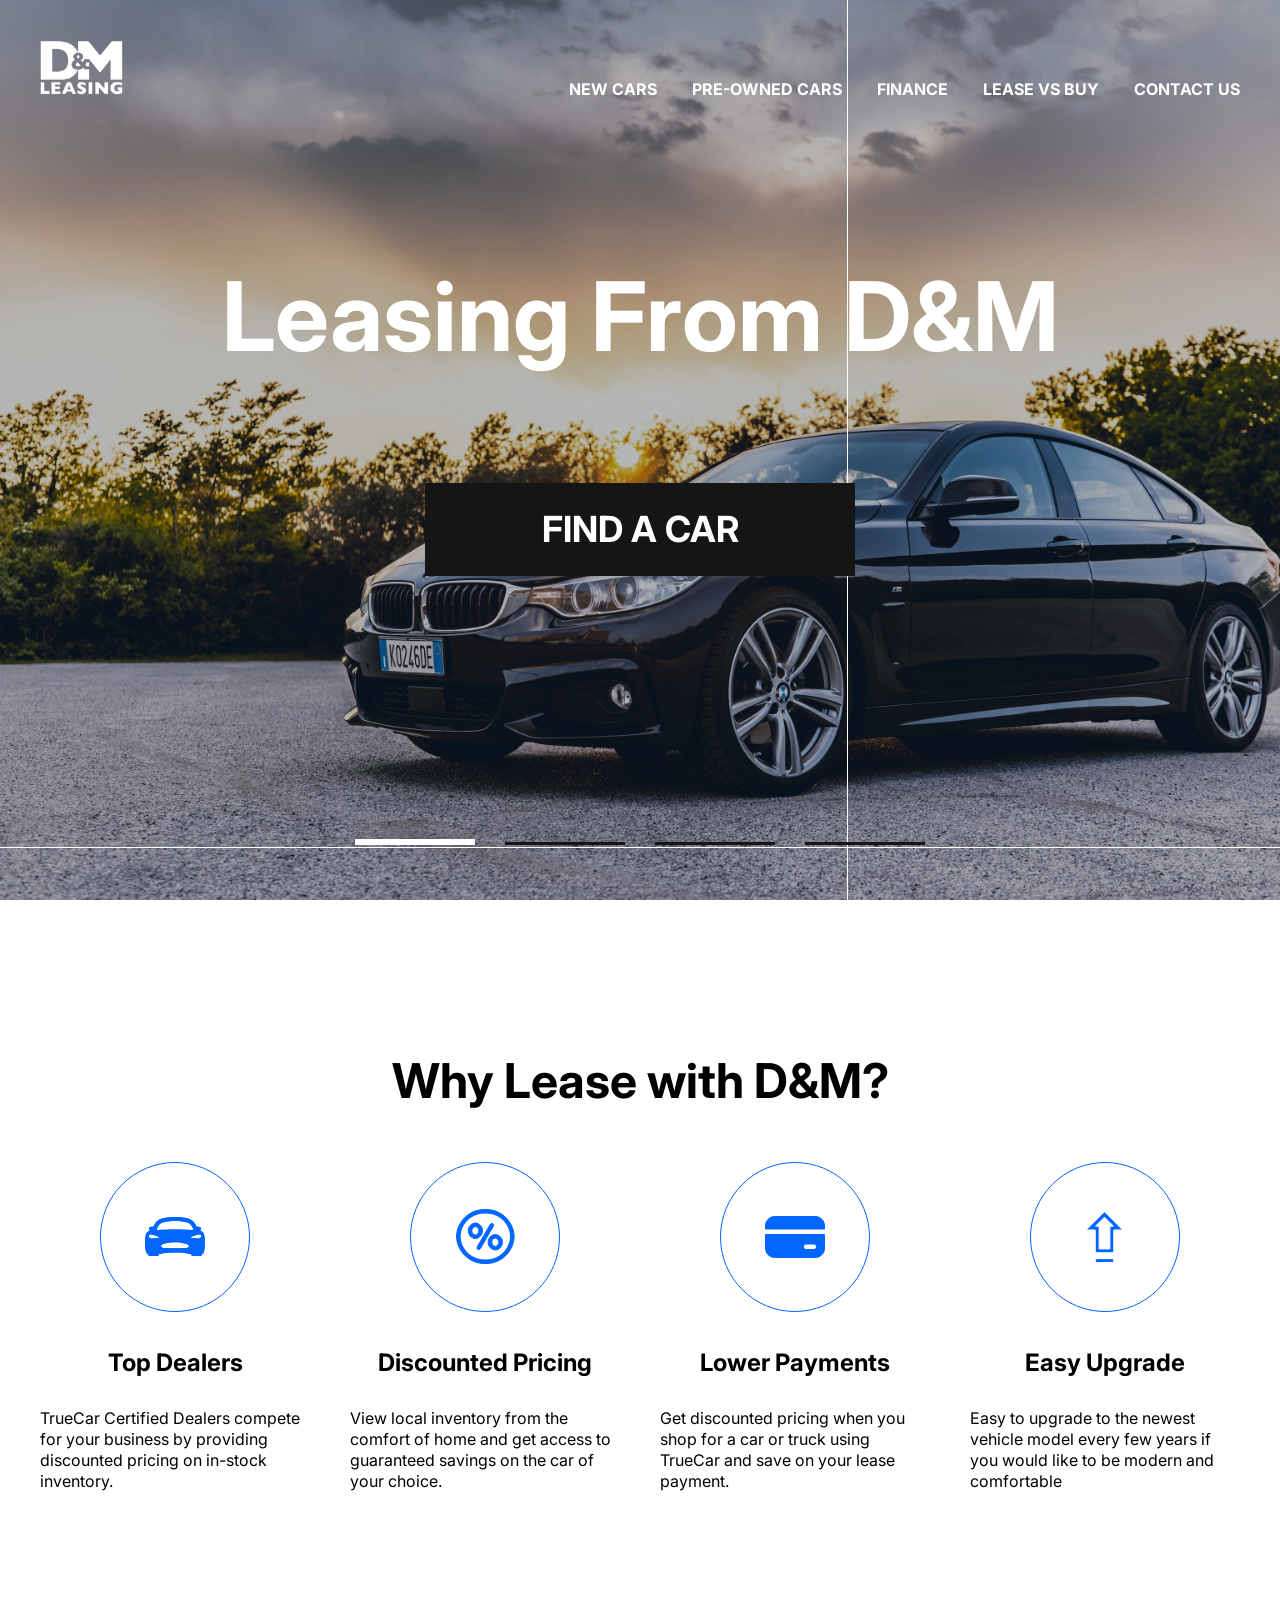
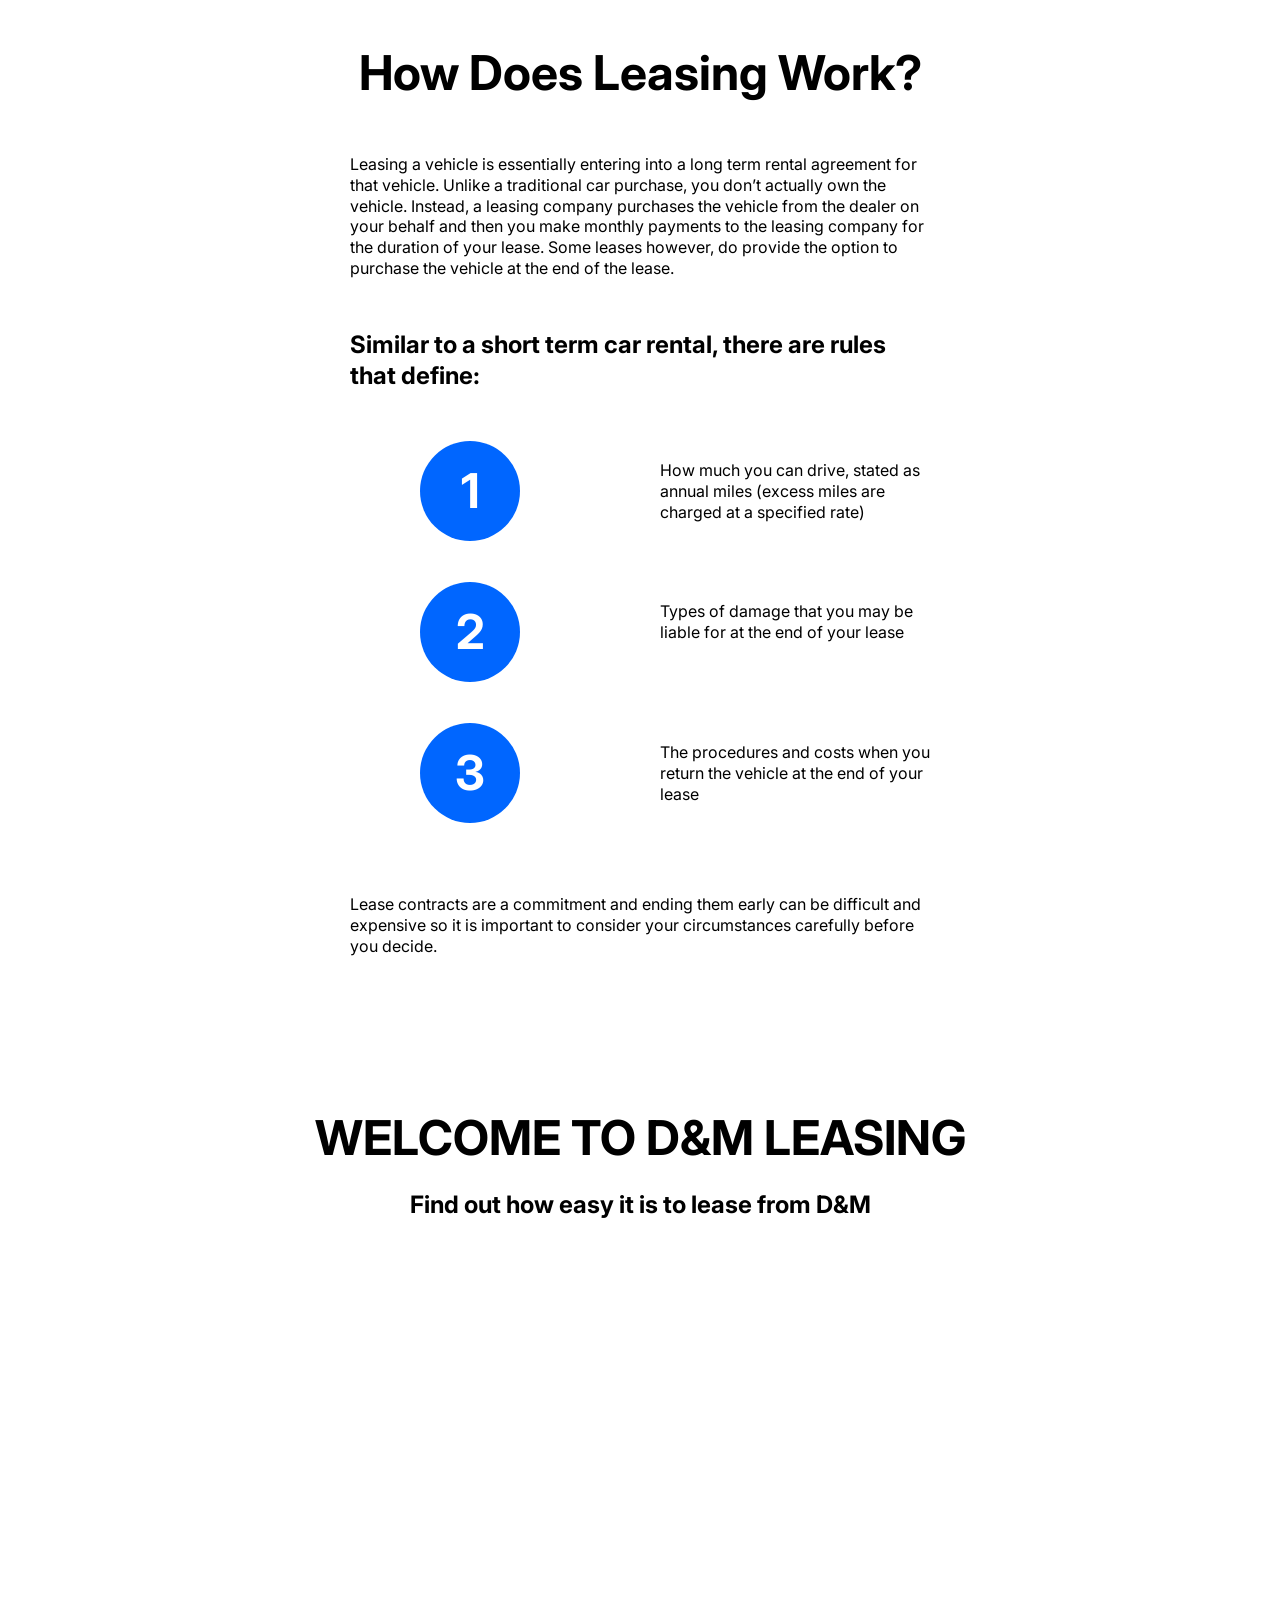
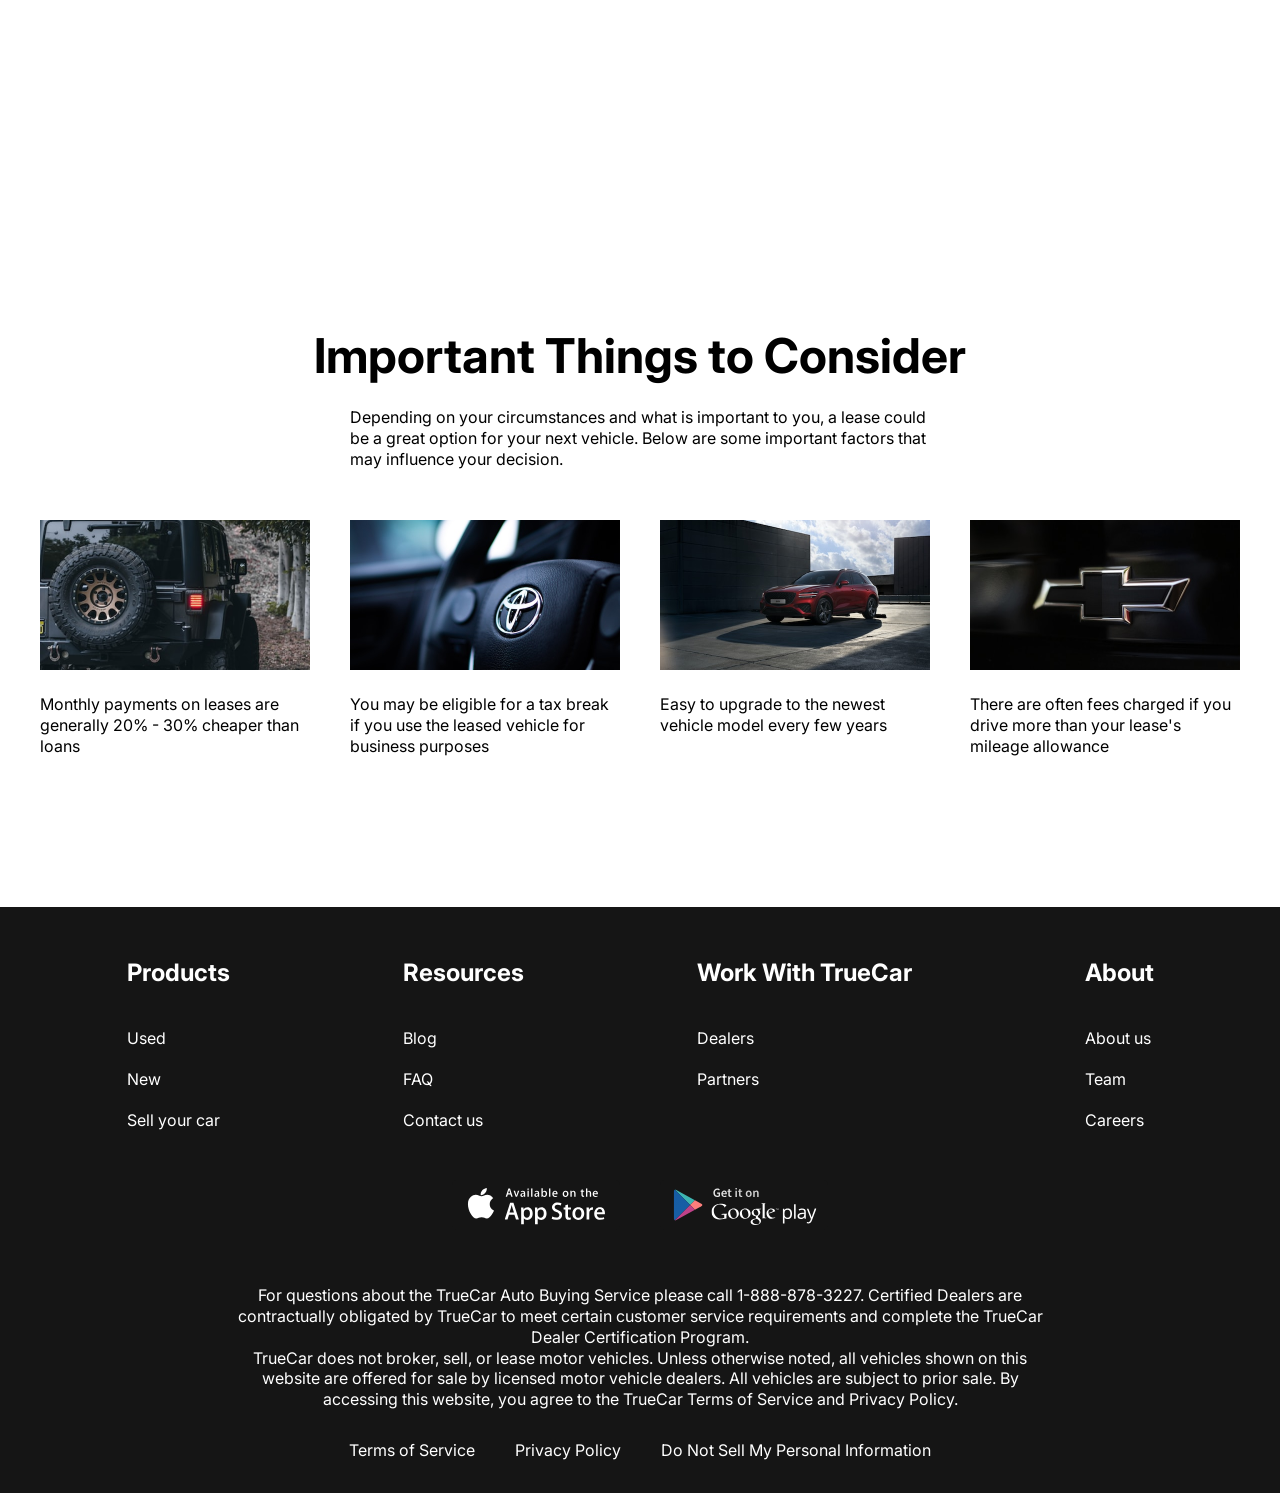
<file: index.html>
<!DOCTYPE html>
<html lang="en">
<head>
    <meta charset="UTF-8">
    <meta name="viewport" content="width=device-width, initial-scale=1.0">
    <link rel="preconnect" href="https://fonts.googleapis.com">
    <link rel="preconnect" href="https://fonts.gstatic.com" crossorigin>
    <link href="https://fonts.googleapis.com/css2?family=Inter:wght@400;700&display=swap" rel="stylesheet">
    <link rel="stylesheet" href="https://cdn.jsdelivr.net/npm/swiper@10/swiper-bundle.min.css"/>
    <link rel="stylesheet" href="./css/normalize.css">
    <link rel="stylesheet" href="./css/style.css">
    <title>D&M LEASING</title>
</head>
<body>
    
    <div class="wrapper">
        <header class="header header__main">
            <div class="container">
                <div class="header__inner">
                    <a href="./index.html" class="logo">
                        <img class="logo__img" src="./icon/logo.svg" alt="Logo company">
                    </a>
                    <nav class="menu">
                        <button class="menu__btn">
                            <span></span>
                            <span></span>
                            <span></span>
                        </button>
                        <ul class="menu__list">
                            <li class="menu__item"><a class="menu__link" href="./new-cars.html">NEW CARS</a></li>
                            <li class="menu__item"><a class="menu__link" href="#">PRE-OWNED CARS</a></li>
                            <li class="menu__item"><a class="menu__link" href="#">FINANCE</a></li>
                            <li class="menu__item"><a class="menu__link" href="#">LEASE VS BUY</a></li>
                            <li class="menu__item"><a class="menu__link" href="./contacts.html">CONTACT US</a></li>
                        </ul>
                    </nav>
                </div>
            </div>
        </header>

        <main class="main">
            <section class="top">
                <div class="container">
                    <h1 class="title">
                        Leasing From D&M
                    </h1>
                    <a href="#" class="top__link">FIND A CAR</a>
                </div>
            </section>
            <div class="slider">
                <div class="swiper">
                    <div class="swiper-wrapper">
                        <div class="swiper-slide" style="background-image: url(./img/top-img1.png);"></div>
                        <div class="swiper-slide" style="background-image: url(./img/top-img2.jpeg);"></div>
                        <div class="swiper-slide" style="background-image: url(./img/top-img1.png);"></div>
                        <div class="swiper-slide" style="background-image: url(./img/top-img2.jpeg);"></div>
                    </div>
                    <div class="swiper-pagination"></div>
                </div>
            </div>
            
            <section class="why-lease">
                <div class="container">
                    <h2 class="section-title">Why Lease with D&M?</h2>
                    <ul class="why-lease__list">
                        <li class="why-lease__item">
                            <img src="./icon/why-img1.svg" alt="" class="why-lease__item-img">
                            <h3 class="why-lease__title">Top Dealers</h3>
                            <p class="why-lease__text">TrueCar Certified Dealers compete for your business by providing discounted pricing on in-stock inventory.</p>
                        </li>
                        <li class="why-lease__item">
                            <img src="./icon/why-img2.svg" alt="" class="why-lease__item-img">
                            <h3 class="why-lease__title">Discounted Pricing</h3>
                            <p class="why-lease__text">View local inventory from the comfort of home and get access to guaranteed savings on the car of your choice.</p>
                        </li>
                        <li class="why-lease__item">
                            <img src="./icon/why-img3.svg" alt="" class="why-lease__item-img">
                            <h3 class="why-lease__title">Lower Payments</h3>
                            <p class="why-lease__text">Get discounted pricing when you shop for a car or truck using TrueCar and save on your lease payment.</p>
                        </li>
                        <li class="why-lease__item">
                            <img src="./icon/why-img4.svg" alt="" class="why-lease__item-img">
                            <h3 class="why-lease__title">Easy Upgrade</h3>
                            <p class="why-lease__text">Easy to upgrade to the newest vehicle model every few years if you would like to be modern and comfortable</p>
                        </li>
                    </ul>
                </div>
            </section>

            <section class="how-does">
                <div class="container">
                    <div class="how-does__inner">
                        <h2 class="section-title">How Does Leasing Work?</h2>
                        <p class="how-does__text">
                            Leasing a vehicle is essentially entering into a long term rental agreement for that vehicle. 
                            Unlike a traditional car purchase, you don’t actually own the vehicle. Instead, a leasing company purchases the vehicle 
                            from the dealer on your behalf and then you make monthly payments to the leasing company for the duration of your lease. 
                            Some leases however, do provide the option to purchase the vehicle at the end of the lease.
                        </p>

                        <h3 class="how-does__title">Similar to a short term car rental, there are rules that define:</h3>
                        <ol class="how-does__list">
                            <li class="how-does__item">
                                How much you can drive, stated as annual miles (excess miles are charged at a specified rate)
                            </li>
                            <li class="how-does__item">
                                Types of damage that you may be liable for at the end of your lease
                            </li>
                            <li class="how-does__item">
                                The procedures and costs when you return the vehicle at the end of your lease
                            </li>
                        </ol>

                        <p class="how-does__text">
                            Lease contracts are a commitment and ending them early can be difficult and expensive so 
                            it is important to consider your circumstances carefully before you decide.
                        </p>
                    </div>
                </div>
            </section>

            <section class="video">
                <div class="container">
                    <h2 class="section-title video-title">WELCOME TO D&M LEASING</h2>
                    <p class="video-text">Find out how easy it is to lease from D&M</p>
                    <iframe class="video-content" width="1000" height="500" src="https://www.youtube.com/embed/47gKE4TMRwE" 
                            title="YouTube video player"  frameborder="0" allow="accelerometer; autoplay; 
                            clipboard-write; encrypted-media; gyroscope; picture-in-picture; web-share" allowfullscreen>
                    </iframe>
                </div>
            </section>

            <section class="important">
                <div class="container">
                    <h2 class="section-title important__title">
                        Important Things to Consider
                    </h2>
                    <p class="important__text">
                        Depending on your circumstances and what is important to you, 
                        a lease could be a great option for your next vehicle. 
                        Below are some important factors that may influence your decision.
                    </p>

                    <ul class="important__list">
                        <li class="important__item">
                            <img src="./img/important-img1.png" alt="" class="important__item-img">
                            <p class="important__item-text">
                                Monthly payments on leases are generally 20% - 30% cheaper than loans
                            </p>
                        </li>
                        <li class="important__item">
                            <img src="./img/important-img2.png" alt="" class="important__item-img">
                            <p class="important__item-text">
                                You may be eligible for a tax break if you use the leased vehicle for business purposes
                            </p>
                        </li>
                        <li class="important__item">
                            <img src="./img/important-img3.png" alt="" class="important__item-img">
                            <p class="important__item-text">
                                Easy to upgrade to the newest vehicle model every few years
                            </p>
                        </li>
                        <li class="important__item">
                            <img src="./img/important-img4.png" alt="" class="important__item-img">
                            <p class="important__item-text">
                                There are often fees charged if you drive more than your lease's mileage allowance
                            </p>
                        </li>
                    </ul>

                </div>
            </section>

        </main>

        <footer class="footer">
            <div class="container">
                <nav class="footer__menu">
                    <ul class="footer__menu-list">
                        <li class="footer__menu-item"><p class="footer__menu-title">Products</p></li>
                        <li class="footer__menu-item"><a href="#" class="footer__menu-kink">Used</a></li>
                        <li class="footer__menu-item"><a href="#" class="footer__menu-kink">New</a></li>
                        <li class="footer__menu-item"><a href="#" class="footer__menu-kink">Sell your car</a></li>
                    </ul>
                    <ul class="footer__menu-list">
                        <li class="footer__menu-item"><p class="footer__menu-title">Resources</p></li>
                        <li class="footer__menu-item"><a href="#" class="footer__menu-kink">Blog</a></li>
                        <li class="footer__menu-item"><a href="#" class="footer__menu-kink">FAQ</a></li>
                        <li class="footer__menu-item"><a href="#" class="footer__menu-kink">Contact us</a></li>
                    </ul>
                    <ul class="footer__menu-list">
                        <li class="footer__menu-item"><p class="footer__menu-title">Work With TrueCar</p></li>
                        <li class="footer__menu-item"><a href="#" class="footer__menu-kink">Dealers</a></li>
                        <li class="footer__menu-item"><a href="#" class="footer__menu-kink">Partners</a></li>
                    </ul>
                    <ul class="footer__menu-list">
                        <li class="footer__menu-item"><p class="footer__menu-title">About</p></li>
                        <li class="footer__menu-item"><a href="#" class="footer__menu-kink">About us</a></li>
                        <li class="footer__menu-item"><a href="#" class="footer__menu-kink">Team</a></li>
                        <li class="footer__menu-item"><a href="#" class="footer__menu-kink">Careers</a></li>
                    </ul>
                </nav>

                <ul class="app">
                    <li class="app__item">
                        <a href="app__item-link">
                            <img class="app__item-img" src="./icon/app-store.svg" alt="app-store">
                        </a>
                    </li>
                    <li class="app__item">
                        <a href="app__item-link">
                            <img class="app__item-img" src="./icon/google-play.svg" alt="google-play">
                        </a>
                    </li>
                </ul>

                <div class="footer__copy">
                    <p class="footer__copy-text">
                        For questions about the TrueCar Auto Buying Service please call 1-888-878-3227.
                        Certified Dealers are contractually obligated by TrueCar to meet certain customer 
                        service requirements and complete the TrueCar Dealer Certification Program.
                    </p>
                    <p class="footer__copy-text">
                        TrueCar does not broker, sell, or lease motor vehicles. 
                        Unless otherwise noted, all vehicles shown on this website 
                        are offered for sale by licensed motor vehicle dealers. 
                        All vehicles are subject to prior sale. By accessing this website, 
                        you agree to the TrueCar Terms of Service and Privacy Policy.
                    </p>
                </div>

                <nav class="copy__nav">
                    <ul class="copy__nav-list">
                        <li class="copy__nav-item"><a href="#" class="copy__nav-link">Terms of Service</a></li>
                        <li class="copy__nav-item"><a href="#" class="copy__nav-link">Privacy Policy</a></li>
                        <li class="copy__nav-item"><a href="#" class="copy__nav-link">Do Not Sell My Personal Information</a></li>
                    </ul>
                </nav>
            </div>
        </footer>
    </div>
    <script src="https://cdn.jsdelivr.net/npm/swiper@10/swiper-bundle.min.js"></script>
    <script src="./js/main.js"></script>
</body>
</html>
</file>
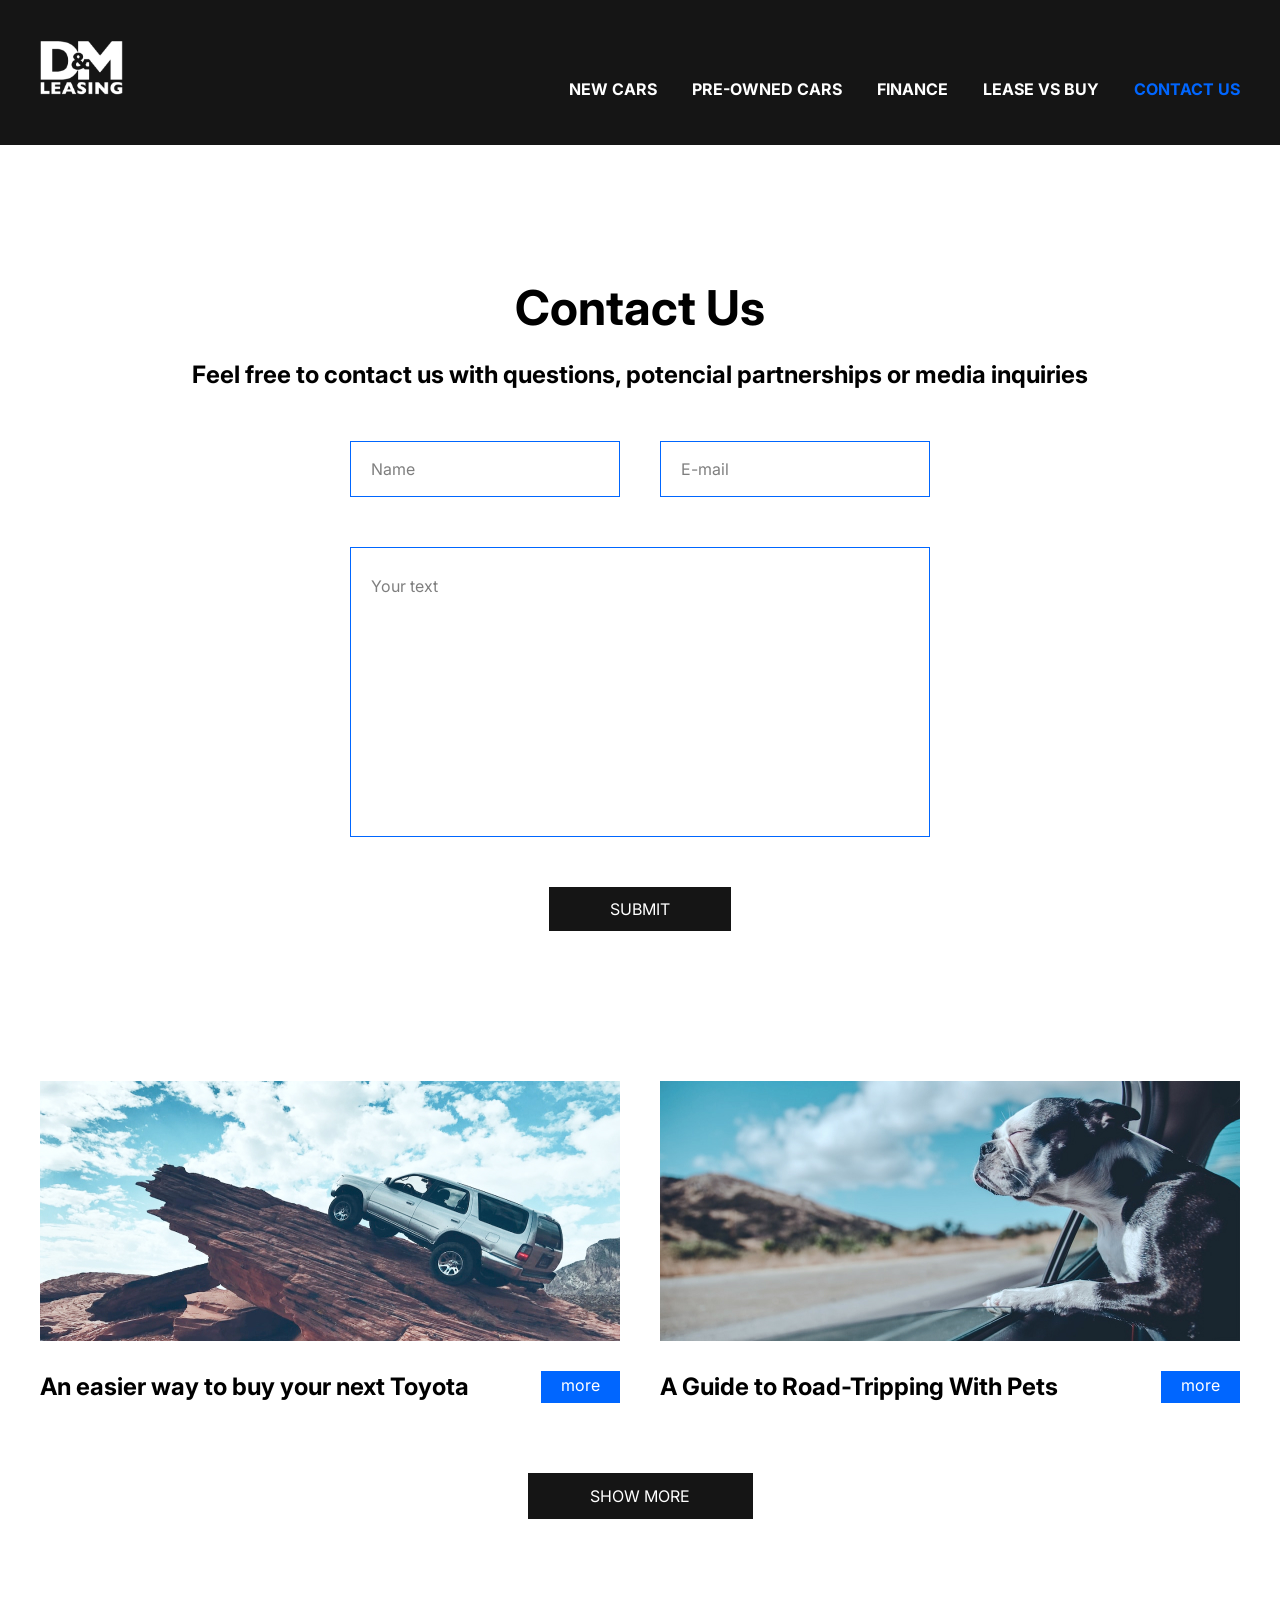
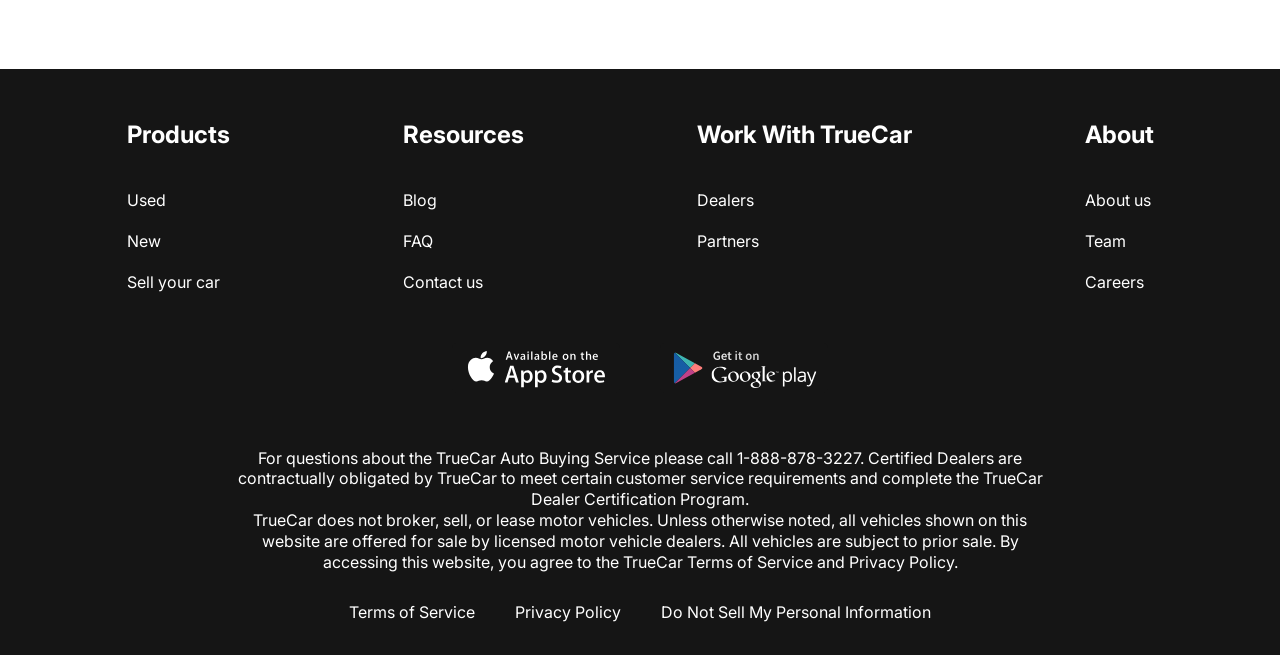
<file: contacts.html>
<!DOCTYPE html>
<html lang="en">
<head>
    <meta charset="UTF-8">
    <meta name="viewport" content="width=device-width, initial-scale=1.0">
    <link rel="preconnect" href="https://fonts.googleapis.com">
    <link rel="preconnect" href="https://fonts.gstatic.com" crossorigin>
    <link href="https://fonts.googleapis.com/css2?family=Inter:wght@400;700&display=swap" rel="stylesheet">
    <link rel="stylesheet" href="./css/normalize.css">
    <link rel="stylesheet" href="./css/style.css">
    <title>D&M LEASING</title>
</head>
<body>
    
    <div class="wrapper">
        <header class="header">
            <div class="container">
                <div class="header__inner">
                    <a href="./index.html" class="logo">
                        <img class="logo__img" src="./icon/logo.svg" alt="Logo company">
                    </a>
                    <nav class="menu">
                        <button class="menu__btn">
                            <span></span>
                            <span></span>
                            <span></span>
                        </button>
                        <ul class="menu__list">
                            <li class="menu__item"><a class="menu__link" href="./new-cars.html">NEW CARS</a></li>
                            <li class="menu__item"><a class="menu__link" href="#">PRE-OWNED CARS</a></li>
                            <li class="menu__item"><a class="menu__link" href="#">FINANCE</a></li>
                            <li class="menu__item"><a class="menu__link" href="#">LEASE VS BUY</a></li>
                            <li class="menu__item"><a class="menu__link menu__link--active" href="#">CONTACT US</a></li>
                        </ul>
                    </nav>
                </div>
            </div>
        </header>

        <main class="main">
            <section class="contacts">
                <div class="container">
                    <h1 class="section-title contacts-title" >Contact Us</h1>
                    <p class="contacts-text">Feel free to contact us with questions, potencial partnerships or media inquiries</p>
                    <form class="form">
                        <input class="form__input" type="text" placeholder="Name">
                        <input class="form__input" type="email" placeholder="E-mail">
                        <textarea class="form__textarea" placeholder="Your text"></textarea>
                        <button class="form__btn" type="submit">SUBMIT</button>
                    </form>
                </div>
            </section>

            <section class="blog">
                <div class="container">
                    <div class="blog__items">
                        <div class="blog__item">
                            <img src="./img/contacts-img2.jpg" alt="" class="blog__img">
                            <h4 class="blog__item-title">An easier way to buy your next Toyota</h4>
                            <a href="" class="blog__item-link">more</a>
                        </div>
                        <div class="blog__item">
                            <img src="./img/contacts-img1.jpg" alt="" class="blog__img">
                            <h4 class="blog__item-title">A Guide to Road-Tripping With Pets</h4>
                            <a href="" class="blog__item-link">more</a>
                        </div>
                    </div>
                    <a href="#" class="showmore-link">SHOW MORE</a>
                </div>
            </section>

            

        </main>

        <footer class="footer">
            <div class="container">
                <nav class="footer__menu">
                    <ul class="footer__menu-list">
                        <li class="footer__menu-item"><p class="footer__menu-title">Products</p></li>
                        <li class="footer__menu-item"><a href="#" class="footer__menu-kink">Used</a></li>
                        <li class="footer__menu-item"><a href="#" class="footer__menu-kink">New</a></li>
                        <li class="footer__menu-item"><a href="#" class="footer__menu-kink">Sell your car</a></li>
                    </ul>
                    <ul class="footer__menu-list">
                        <li class="footer__menu-item"><p class="footer__menu-title">Resources</p></li>
                        <li class="footer__menu-item"><a href="#" class="footer__menu-kink">Blog</a></li>
                        <li class="footer__menu-item"><a href="#" class="footer__menu-kink">FAQ</a></li>
                        <li class="footer__menu-item"><a href="#" class="footer__menu-kink">Contact us</a></li>
                    </ul>
                    <ul class="footer__menu-list">
                        <li class="footer__menu-item"><p class="footer__menu-title">Work With TrueCar</p></li>
                        <li class="footer__menu-item"><a href="#" class="footer__menu-kink">Dealers</a></li>
                        <li class="footer__menu-item"><a href="#" class="footer__menu-kink">Partners</a></li>
                    </ul>
                    <ul class="footer__menu-list">
                        <li class="footer__menu-item"><p class="footer__menu-title">About</p></li>
                        <li class="footer__menu-item"><a href="#" class="footer__menu-kink">About us</a></li>
                        <li class="footer__menu-item"><a href="#" class="footer__menu-kink">Team</a></li>
                        <li class="footer__menu-item"><a href="#" class="footer__menu-kink">Careers</a></li>
                    </ul>
                </nav>

                <ul class="app">
                    <li class="app__item">
                        <a href="app__item-link">
                            <img class="app__item-img" src="./icon/app-store.svg" alt="app-store">
                        </a>
                    </li>
                    <li class="app__item">
                        <a href="app__item-link">
                            <img class="app__item-img" src="./icon/google-play.svg" alt="google-play">
                        </a>
                    </li>
                </ul>

                <div class="footer__copy">
                    <p class="footer__copy-text">
                        For questions about the TrueCar Auto Buying Service please call 1-888-878-3227.
                        Certified Dealers are contractually obligated by TrueCar to meet certain customer 
                        service requirements and complete the TrueCar Dealer Certification Program.
                    </p>
                    <p class="footer__copy-text">
                        TrueCar does not broker, sell, or lease motor vehicles. 
                        Unless otherwise noted, all vehicles shown on this website 
                        are offered for sale by licensed motor vehicle dealers. 
                        All vehicles are subject to prior sale. By accessing this website, 
                        you agree to the TrueCar Terms of Service and Privacy Policy.
                    </p>
                </div>

                <nav class="copy__nav">
                    <ul class="copy__nav-list">
                        <li class="copy__nav-item"><a href="#" class="copy__nav-link">Terms of Service</a></li>
                        <li class="copy__nav-item"><a href="#" class="copy__nav-link">Privacy Policy</a></li>
                        <li class="copy__nav-item"><a href="#" class="copy__nav-link">Do Not Sell My Personal Information</a></li>
                    </ul>
                </nav>
            </div>
        </footer>
    </div>
    <script src="https://cdn.jsdelivr.net/npm/swiper@10/swiper-bundle.min.js"></script>
    <script src="./js/main.js"></script>
</body>
</html>
</file>
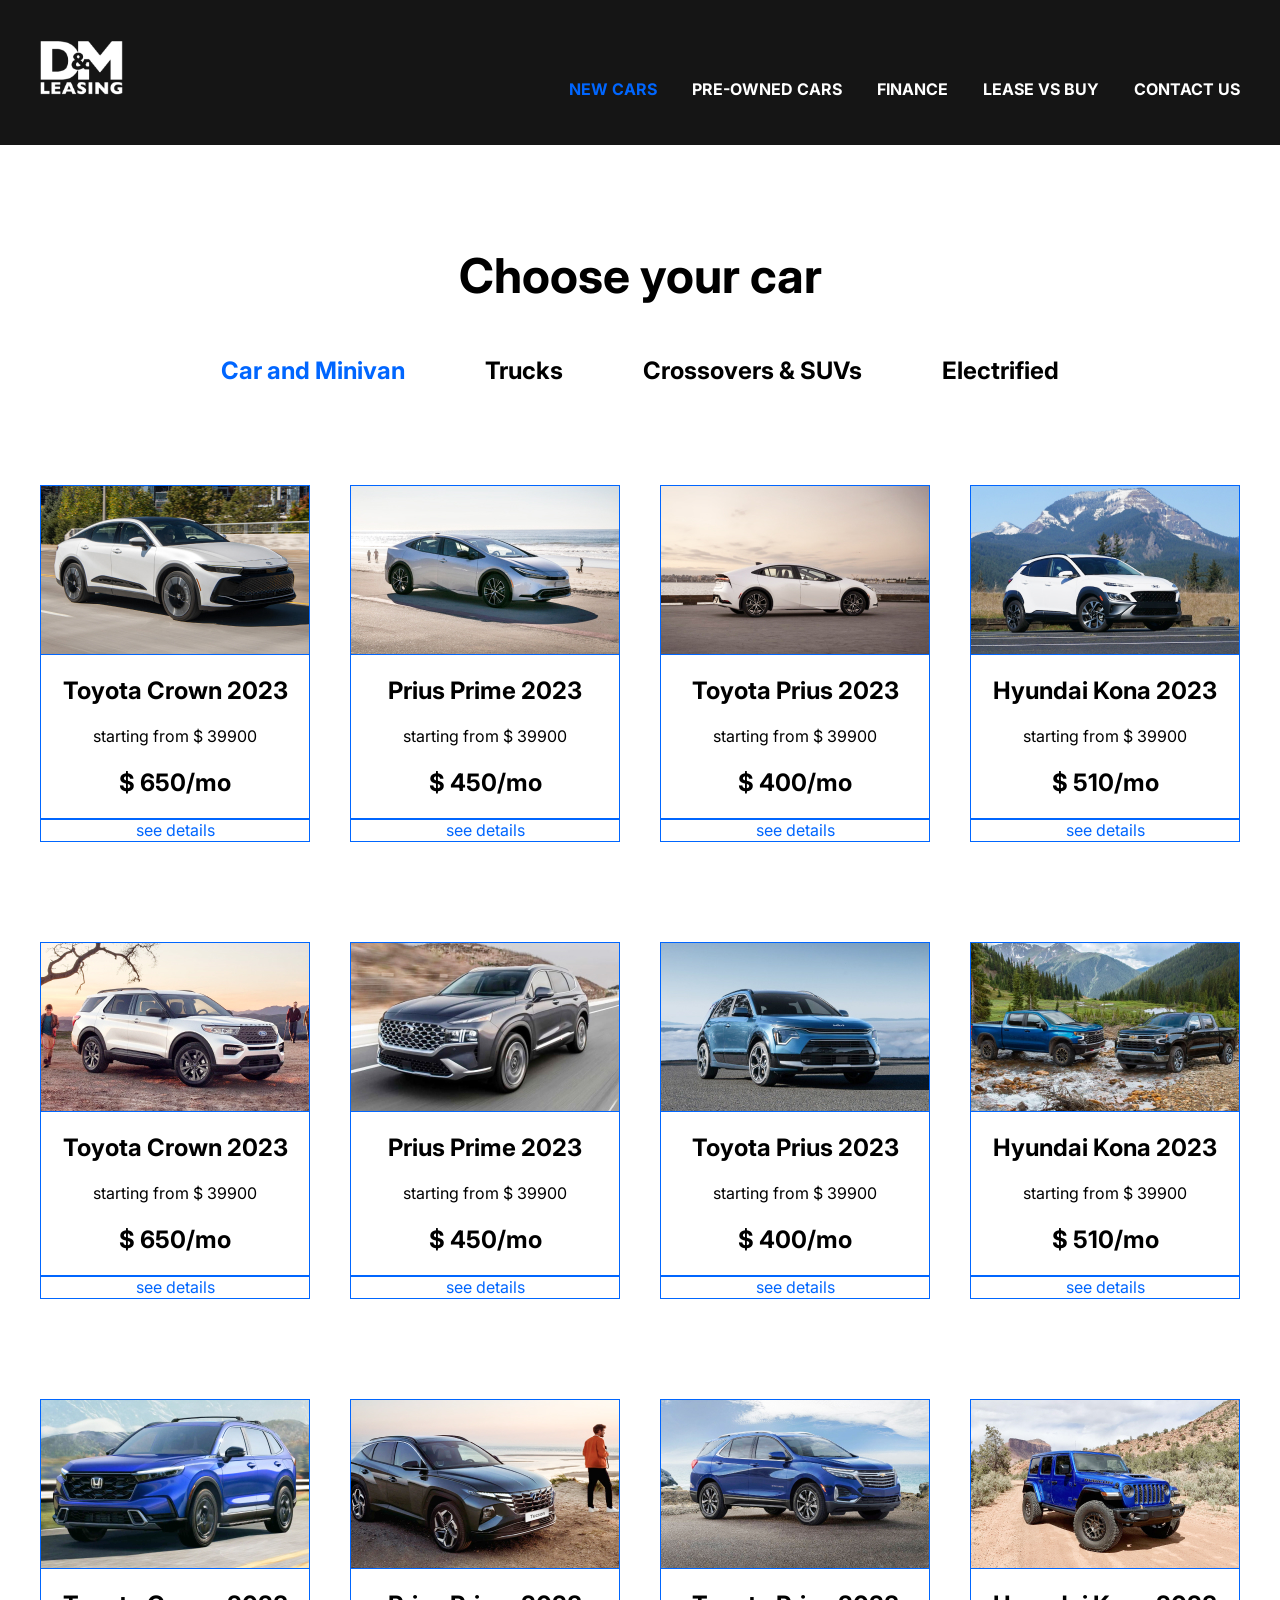
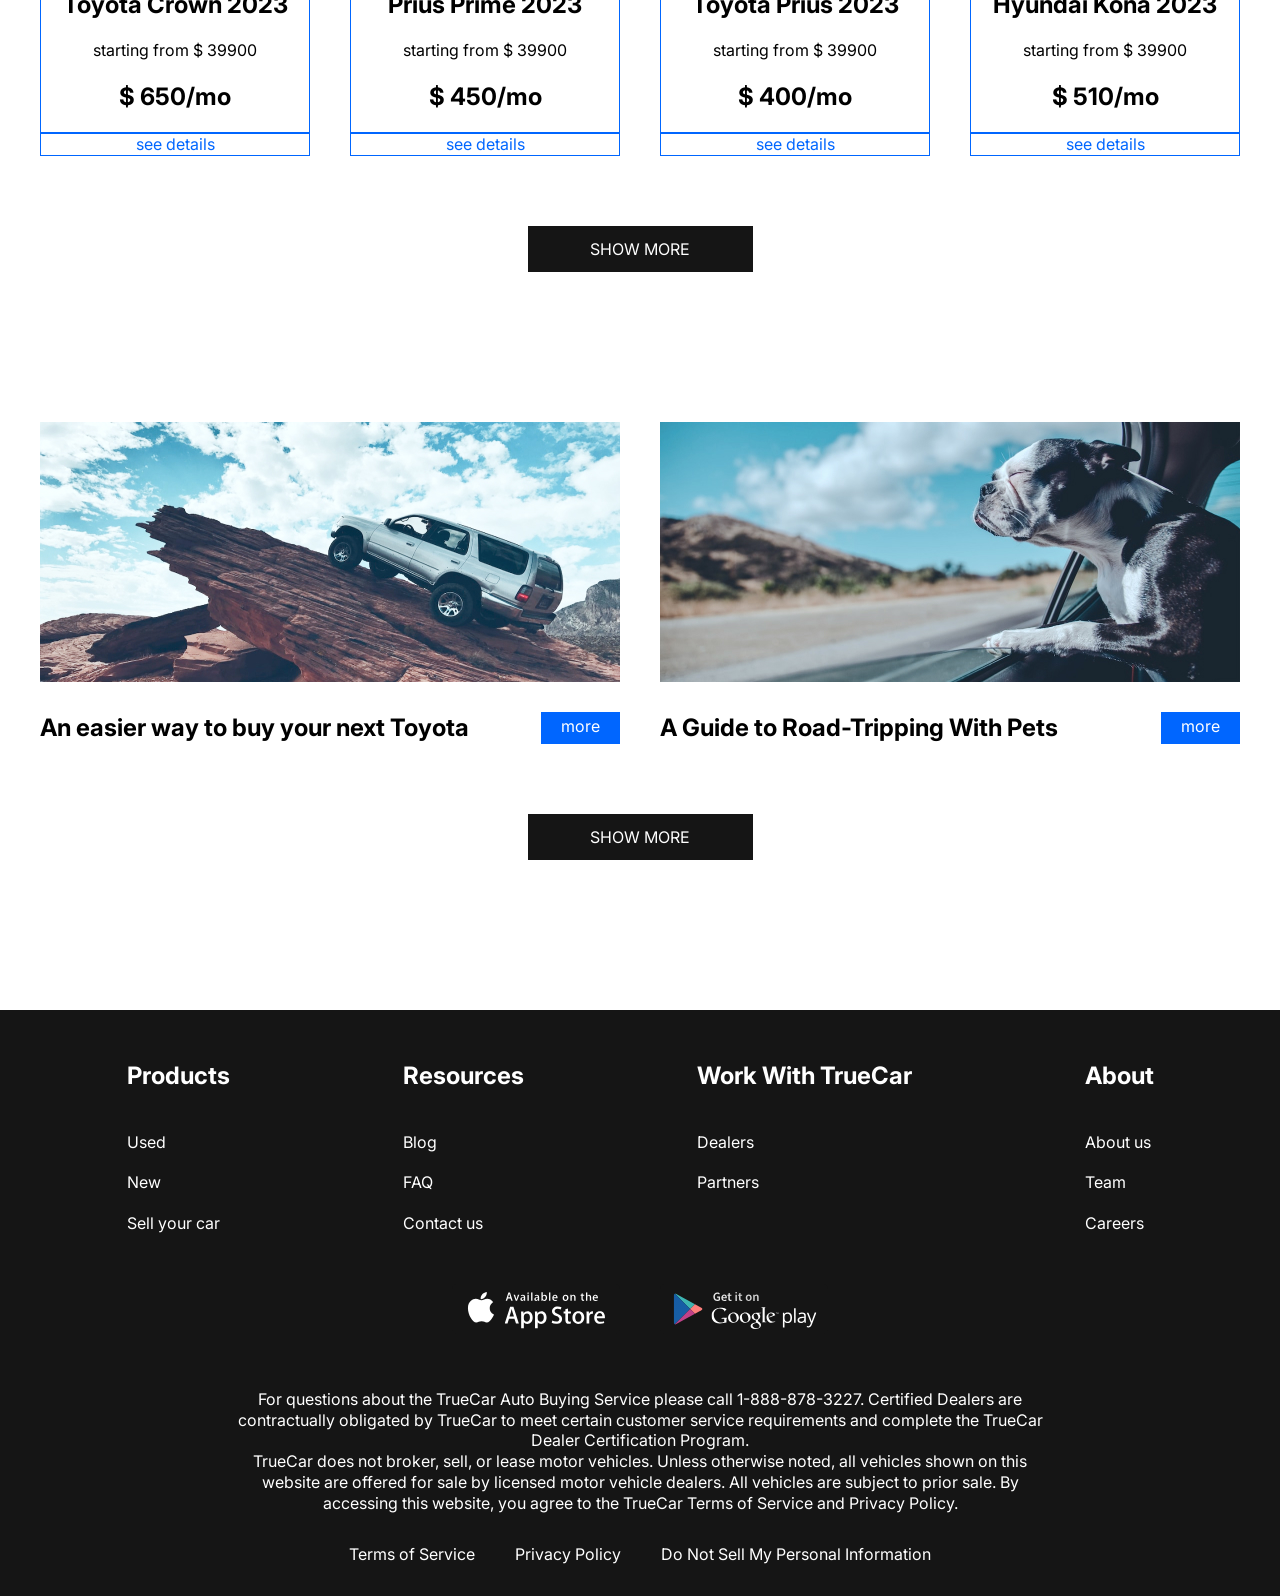
<file: new-cars.html>
<!DOCTYPE html>
<html lang="en">
<head>
    <meta charset="UTF-8">
    <meta name="viewport" content="width=device-width, initial-scale=1.0">
    <link rel="preconnect" href="https://fonts.googleapis.com">
    <link rel="preconnect" href="https://fonts.gstatic.com" crossorigin>
    <link href="https://fonts.googleapis.com/css2?family=Inter:wght@400;700&display=swap" rel="stylesheet">
    <link rel="stylesheet" href="./css/normalize.css">
    <link rel="stylesheet" href="./css/style.css">
    <title>D&M LEASING</title>
</head>
<body>
    
    <div class="wrapper">
        <header class="header">
            <div class="container">
                <div class="header__inner">
                    <a href="./index.html" class="logo">
                        <img class="logo__img" src="./icon/logo.svg" alt="Logo company">
                    </a>
                    <nav class="menu">
                        <button class="menu__btn">
                            <span></span>
                            <span></span>
                            <span></span>
                        </button>
                        <ul class="menu__list">
                            <li class="menu__item"><a class="menu__link menu__link--active" href="#">NEW CARS</a></li>
                            <li class="menu__item"><a class="menu__link" href="#">PRE-OWNED CARS</a></li>
                            <li class="menu__item"><a class="menu__link" href="#">FINANCE</a></li>
                            <li class="menu__item"><a class="menu__link" href="#">LEASE VS BUY</a></li>
                            <li class="menu__item"><a class="menu__link" href="./contacts.html">CONTACT US</a></li>
                        </ul>
                    </nav>
                </div>
            </div>
        </header>

        <main class="main">
            <section class="choose">
                <div class="container">
                    <h2 class="section-title">Choose your car</h2>
                    <div class="tabs">
                        <div class="tabs__btn">
                            <button class="tabs__btn-item tabs__btn-item--active" data-button="content-1">Car and Minivan</button>
                            <button class="tabs__btn-item" data-button="content-2">Trucks</button>
                            <button class="tabs__btn-item" data-button="content-3">Crossovers & SUVs</button>
                            <button class="tabs__btn-item" data-button="content-4">Electrified</button>
                        </div>
                        <div class="tabs__content">
                            <div class="tabs__content-item tabs__content-item--active" id="content-1">
                                <div class="card">
                                    <img src="./img/choose-img1.jpg" alt="" class="card__img">
                                    <div class="card__content">
                                        <h4 class="card__title">Toyota Crown 2023</h4>
                                        <p class="card__text">starting from $ 39900</p>
                                        <p class="card__price">$ 650/mo</p>
                                    </div>
                                    <a href="#" class="card__link">see details</a>
                                </div>
                                <div class="card">
                                    <img src="./img/choose-img2.jpg" alt="" class="card__img">
                                    <div class="card__content">
                                        <h4 class="card__title">Prius Prime 2023</h4>
                                        <p class="card__text">starting from $ 39900</p>
                                        <p class="card__price">$ 450/mo</p>
                                    </div>
                                    <a href="#" class="card__link">see details</a>
                                </div>
                                <div class="card">
                                    <img src="./img/choose-img3.jpg" alt="" class="card__img">
                                    <div class="card__content">
                                        <h4 class="card__title">Toyota Prius 2023</h4>
                                        <p class="card__text">starting from $ 39900</p>
                                        <p class="card__price">$ 400/mo</p>
                                    </div>
                                    <a href="#" class="card__link">see details</a>
                                </div>
                                <div class="card">
                                    <img src="./img/choose-img4.jpg" alt="" class="card__img">
                                    <div class="card__content">
                                        <h4 class="card__title">Hyundai Kona 2023</h4>
                                        <p class="card__text">starting from $ 39900</p>
                                        <p class="card__price">$ 510/mo</p>
                                    </div>
                                    <a href="#" class="card__link">see details</a>
                                </div>
                                <div class="card">
                                    <img src="./img/choose-img5.jpg" alt="" class="card__img">
                                    <div class="card__content">
                                        <h4 class="card__title">Toyota Crown 2023</h4>
                                        <p class="card__text">starting from $ 39900</p>
                                        <p class="card__price">$ 650/mo</p>
                                    </div>
                                    <a href="#" class="card__link">see details</a>
                                </div>
                                <div class="card">
                                    <img src="./img/choose-img6.jpg" alt="" class="card__img">
                                    <div class="card__content">
                                        <h4 class="card__title">Prius Prime 2023</h4>
                                        <p class="card__text">starting from $ 39900</p>
                                        <p class="card__price">$ 450/mo</p>
                                    </div>
                                    <a href="#" class="card__link">see details</a>
                                </div>
                                <div class="card">
                                    <img src="./img/choose-img7.jpg" alt="" class="card__img">
                                    <div class="card__content">
                                        <h4 class="card__title">Toyota Prius 2023</h4>
                                        <p class="card__text">starting from $ 39900</p>
                                        <p class="card__price">$ 400/mo</p>
                                    </div>
                                    <a href="#" class="card__link">see details</a>
                                </div>
                                <div class="card">
                                    <img src="./img/choose-img8.jpg" alt="" class="card__img">
                                    <div class="card__content">
                                        <h4 class="card__title">Hyundai Kona 2023</h4>
                                        <p class="card__text">starting from $ 39900</p>
                                        <p class="card__price">$ 510/mo</p>
                                    </div>
                                    <a href="#" class="card__link">see details</a>
                                </div>
                                <div class="card">
                                    <img src="./img/choose-img9.jpg" alt="" class="card__img">
                                    <div class="card__content">
                                        <h4 class="card__title">Toyota Crown 2023</h4>
                                        <p class="card__text">starting from $ 39900</p>
                                        <p class="card__price">$ 650/mo</p>
                                    </div>
                                    <a href="#" class="card__link">see details</a>
                                </div>
                                <div class="card">
                                    <img src="./img/choose-img10.jpg" alt="" class="card__img">
                                    <div class="card__content">
                                        <h4 class="card__title">Prius Prime 2023</h4>
                                        <p class="card__text">starting from $ 39900</p>
                                        <p class="card__price">$ 450/mo</p>
                                    </div>
                                    <a href="#" class="card__link">see details</a>
                                </div>
                                <div class="card">
                                    <img src="./img/choose-img11.jpg" alt="" class="card__img">
                                    <div class="card__content">
                                        <h4 class="card__title">Toyota Prius 2023</h4>
                                        <p class="card__text">starting from $ 39900</p>
                                        <p class="card__price">$ 400/mo</p>
                                    </div>
                                    <a href="#" class="card__link">see details</a>
                                </div>
                                <div class="card">
                                    <img src="./img/choose-img12.jpg" alt="" class="card__img">
                                    <div class="card__content">
                                        <h4 class="card__title">Hyundai Kona 2023</h4>
                                        <p class="card__text">starting from $ 39900</p>
                                        <p class="card__price">$ 510/mo</p>
                                    </div>
                                    <a href="#" class="card__link">see details</a>
                                </div>
                            </div>
                            <div class="tabs__content-item" id="content-2">
                                <div class="card">
                                    <img src="./img/choose-img1.jpg" alt="" class="card__img">
                                    <div class="card__content">
                                        <h4 class="card__title">Toyota Crown 2023</h4>
                                        <p class="card__text">starting from $ 39900</p>
                                        <p class="card__price">$ 650/mo</p>
                                    </div>
                                    <a href="#" class="card__link">see details</a>
                                </div>
                                <div class="card">
                                    <img src="./img/choose-img2.jpg" alt="" class="card__img">
                                    <div class="card__content">
                                        <h4 class="card__title">Prius Prime 2023</h4>
                                        <p class="card__text">starting from $ 39900</p>
                                        <p class="card__price">$ 450/mo</p>
                                    </div>
                                    <a href="#" class="card__link">see details</a>
                                </div>
                                <div class="card">
                                    <img src="./img/choose-img3.jpg" alt="" class="card__img">
                                    <div class="card__content">
                                        <h4 class="card__title">Toyota Prius 2023</h4>
                                        <p class="card__text">starting from $ 39900</p>
                                        <p class="card__price">$ 400/mo</p>
                                    </div>
                                    <a href="#" class="card__link">see details</a>
                                </div>
                                <div class="card">
                                    <img src="./img/choose-img4.jpg" alt="" class="card__img">
                                    <div class="card__content">
                                        <h4 class="card__title">Hyundai Kona 2023</h4>
                                        <p class="card__text">starting from $ 39900</p>
                                        <p class="card__price">$ 510/mo</p>
                                    </div>
                                    <a href="#" class="card__link">see details</a>
                                </div>
                            </div>
                            <div class="tabs__content-item" id="content-3">
                                <div class="card">
                                    <img src="./img/choose-img4.jpg" alt="" class="card__img">
                                    <div class="card__content">
                                        <h4 class="card__title">Hyundai Kona 2023</h4>
                                        <p class="card__text">starting from $ 39900</p>
                                        <p class="card__price">$ 510/mo</p>
                                    </div>
                                    <a href="#" class="card__link">see details</a>
                                </div>
                                <div class="card">
                                    <img src="./img/choose-img5.jpg" alt="" class="card__img">
                                    <div class="card__content">
                                        <h4 class="card__title">Toyota Crown 2023</h4>
                                        <p class="card__text">starting from $ 39900</p>
                                        <p class="card__price">$ 650/mo</p>
                                    </div>
                                    <a href="#" class="card__link">see details</a>
                                </div>
                                <div class="card">
                                    <img src="./img/choose-img6.jpg" alt="" class="card__img">
                                    <div class="card__content">
                                        <h4 class="card__title">Prius Prime 2023</h4>
                                        <p class="card__text">starting from $ 39900</p>
                                        <p class="card__price">$ 450/mo</p>
                                    </div>
                                    <a href="#" class="card__link">see details</a>
                                </div>
                                <div class="card">
                                    <img src="./img/choose-img7.jpg" alt="" class="card__img">
                                    <div class="card__content">
                                        <h4 class="card__title">Toyota Prius 2023</h4>
                                        <p class="card__text">starting from $ 39900</p>
                                        <p class="card__price">$ 400/mo</p>
                                    </div>
                                    <a href="#" class="card__link">see details</a>
                                </div>
                                <div class="card">
                                    <img src="./img/choose-img8.jpg" alt="" class="card__img">
                                    <div class="card__content">
                                        <h4 class="card__title">Hyundai Kona 2023</h4>
                                        <p class="card__text">starting from $ 39900</p>
                                        <p class="card__price">$ 510/mo</p>
                                    </div>
                                    <a href="#" class="card__link">see details</a>
                                </div>
                            </div>
                            <div class="tabs__content-item" id="content-4">
                                <div class="card">
                                    <img src="./img/choose-img11.jpg" alt="" class="card__img">
                                    <div class="card__content">
                                        <h4 class="card__title">Toyota Prius 2023</h4>
                                        <p class="card__text">starting from $ 39900</p>
                                        <p class="card__price">$ 400/mo</p>
                                    </div>
                                    <a href="#" class="card__link">see details</a>
                                </div>
                                <div class="card">
                                    <img src="./img/choose-img12.jpg" alt="" class="card__img">
                                    <div class="card__content">
                                        <h4 class="card__title">Hyundai Kona 2023</h4>
                                        <p class="card__text">starting from $ 39900</p>
                                        <p class="card__price">$ 510/mo</p>
                                    </div>
                                    <a href="#" class="card__link">see details</a>
                                </div>
                            </div>
                            <div class="tabs__content-item" id="content-2">
                                <div class="card">
                                    <img src="./img/choose-img1.jpg" alt="" class="card__img">
                                    <div class="card__content">
                                        <h4 class="card__title">Toyota Crown 2023</h4>
                                        <p class="card__text">starting from $ 39900</p>
                                        <p class="card__price">$ 650/mo</p>
                                    </div>
                                    <a href="#" class="card__link">see details</a>
                                </div>
                                <div class="card">
                                    <img src="./img/choose-img2.jpg" alt="" class="card__img">
                                    <div class="card__content">
                                        <h4 class="card__title">Prius Prime 2023</h4>
                                        <p class="card__text">starting from $ 39900</p>
                                        <p class="card__price">$ 450/mo</p>
                                    </div>
                                    <a href="#" class="card__link">see details</a>
                                </div>
                                <div class="card">
                                    <img src="./img/choose-img3.jpg" alt="" class="card__img">
                                    <div class="card__content">
                                        <h4 class="card__title">Toyota Prius 2023</h4>
                                        <p class="card__text">starting from $ 39900</p>
                                        <p class="card__price">$ 400/mo</p>
                                    </div>
                                    <a href="#" class="card__link">see details</a>
                                </div>
                                <div class="card">
                                    <img src="./img/choose-img4.jpg" alt="" class="card__img">
                                    <div class="card__content">
                                        <h4 class="card__title">Hyundai Kona 2023</h4>
                                        <p class="card__text">starting from $ 39900</p>
                                        <p class="card__price">$ 510/mo</p>
                                    </div>
                                    <a href="#" class="card__link">see details</a>
                                </div>
                            </div>
                            </div>
                    </div>
                    <a href="#" class="showmore-link">SHOW MORE</a>
                </div>
            </section>

            <section class="blog">
                <div class="container">
                    <div class="blog__items">
                        <div class="blog__item">
                            <img src="./img/contacts-img2.jpg" alt="" class="blog__img">
                            <h4 class="blog__item-title">An easier way to buy your next Toyota</h4>
                            <a href="" class="blog__item-link">more</a>
                        </div>
                        <div class="blog__item">
                            <img src="./img/contacts-img1.jpg" alt="" class="blog__img">
                            <h4 class="blog__item-title">A Guide to Road-Tripping With Pets</h4>
                            <a href="" class="blog__item-link">more</a>
                        </div>
                    </div>
                    <a href="#" class="showmore-link">SHOW MORE</a>
                </div>
            </section>

        </main>

        <footer class="footer">
            <div class="container">
                <nav class="footer__menu">
                    <ul class="footer__menu-list">
                        <li class="footer__menu-item"><p class="footer__menu-title">Products</p></li>
                        <li class="footer__menu-item"><a href="#" class="footer__menu-kink">Used</a></li>
                        <li class="footer__menu-item"><a href="#" class="footer__menu-kink">New</a></li>
                        <li class="footer__menu-item"><a href="#" class="footer__menu-kink">Sell your car</a></li>
                    </ul>
                    <ul class="footer__menu-list">
                        <li class="footer__menu-item"><p class="footer__menu-title">Resources</p></li>
                        <li class="footer__menu-item"><a href="#" class="footer__menu-kink">Blog</a></li>
                        <li class="footer__menu-item"><a href="#" class="footer__menu-kink">FAQ</a></li>
                        <li class="footer__menu-item"><a href="#" class="footer__menu-kink">Contact us</a></li>
                    </ul>
                    <ul class="footer__menu-list">
                        <li class="footer__menu-item"><p class="footer__menu-title">Work With TrueCar</p></li>
                        <li class="footer__menu-item"><a href="#" class="footer__menu-kink">Dealers</a></li>
                        <li class="footer__menu-item"><a href="#" class="footer__menu-kink">Partners</a></li>
                    </ul>
                    <ul class="footer__menu-list">
                        <li class="footer__menu-item"><p class="footer__menu-title">About</p></li>
                        <li class="footer__menu-item"><a href="#" class="footer__menu-kink">About us</a></li>
                        <li class="footer__menu-item"><a href="#" class="footer__menu-kink">Team</a></li>
                        <li class="footer__menu-item"><a href="#" class="footer__menu-kink">Careers</a></li>
                    </ul>
                </nav>

                <ul class="app">
                    <li class="app__item">
                        <a href="app__item-link">
                            <img class="app__item-img" src="./icon/app-store.svg" alt="app-store">
                        </a>
                    </li>
                    <li class="app__item">
                        <a href="app__item-link">
                            <img class="app__item-img" src="./icon/google-play.svg" alt="google-play">
                        </a>
                    </li>
                </ul>

                <div class="footer__copy">
                    <p class="footer__copy-text">
                        For questions about the TrueCar Auto Buying Service please call 1-888-878-3227.
                        Certified Dealers are contractually obligated by TrueCar to meet certain customer 
                        service requirements and complete the TrueCar Dealer Certification Program.
                    </p>
                    <p class="footer__copy-text">
                        TrueCar does not broker, sell, or lease motor vehicles. 
                        Unless otherwise noted, all vehicles shown on this website 
                        are offered for sale by licensed motor vehicle dealers. 
                        All vehicles are subject to prior sale. By accessing this website, 
                        you agree to the TrueCar Terms of Service and Privacy Policy.
                    </p>
                </div>

                <nav class="copy__nav">
                    <ul class="copy__nav-list">
                        <li class="copy__nav-item"><a href="#" class="copy__nav-link">Terms of Service</a></li>
                        <li class="copy__nav-item"><a href="#" class="copy__nav-link">Privacy Policy</a></li>
                        <li class="copy__nav-item"><a href="#" class="copy__nav-link">Do Not Sell My Personal Information</a></li>
                    </ul>
                </nav>
            </div>
        </footer>
    </div>
    <script src="https://cdn.jsdelivr.net/npm/swiper@10/swiper-bundle.min.js"></script>
    <script src="./js/main.js"></script>
</body>
</html>
</file>
<file: css/style.css>
html{
    box-sizing: border-box;
}

html, body{
    height: 100%;
}

.wrapper{
    min-height: 100%;
    display: flex;
    flex-direction: column;
}

*, *::after, *::before{
    box-sizing: inherit;
    margin: 0;
    padding: 0;
}

body{
    font-family: Inter, sans-serif;
    font-size: 16px;
    font-style: normal;
    font-weight: 400;
    line-height: normal;
    line-height: 1.3;
}

ul{
    list-style: none;
}

a{
    text-decoration: none;
    color: inherit;
}


.container{
    max-width: 1220px;
    margin: 0 auto;
    padding: 0 10px;
}

.section-title{
    margin-bottom: 50px;
    font-size: 48px;
    font-weight: 700;
    text-align: center;
}

.header{
    background-color: #151515;
}

.header__main{
    background-color: transparent;
    position: absolute;
    z-index: 10;
    left: 0;
    right: 0;
}

.header__inner{
    display: flex;
    justify-content: space-between;
    align-items: flex-end;
    padding: 40px 0 45px 0;
}

.menu__list{
    display: flex;
    gap: 35px;
}


.menu__link{
    color: #FFFFFF;
    text-transform: uppercase;
    font-weight: 700;
}

.menu__link--active{
    color: #0066FF;
}


.footer{
    background-color: #151515;
    padding: 50px 0 32px 0;
    color: #FFFFFF;
}

.footer__menu{
    display: flex;
    justify-content: space-around;
    margin-bottom: 50px;
}

.footer__menu-list{
    max-width: 250px;
}



.footer__menu-title{
    font-size: 24px;
    font-weight: 700;
    padding-bottom: 20px;
}

.footer__menu-item + .footer__menu-item{
    padding-top: 20px;
}

.app{
    display: flex;
    justify-content: center;
    gap: 40px;
    margin-bottom: 50px;
}

.footer__copy{
    max-width: 806px;
    margin: 0 auto 30px;
    text-align: center;
}

.copy__nav-list{
    display: flex;
    justify-content: center;
    gap: 40px;
}

.main{
    flex-grow: 1;
}

.top{
    color: #FFFFFF;
    text-align: center;
    padding-top: 190px;
    padding-bottom: 50px;
    position: absolute;
    z-index: 5;
    left: 0;
    right: 0;
}

.title{
    padding-bottom: 40px;
    font-size: 96px;
    font-weight: 700;
}

.top__link{
    background-color: #151515;
    padding: 23px;
    max-width: 430px;
    width: 100%;
    display: inline-block;
    text-transform: uppercase;
    font-size: 36px;
    font-weight: 700;
}

.swiper-slide{
    height: 100vh;
    background-position: center;
    background-repeat: no-repeat;
    background-size: cover;
}

.swiper-pagination-bullet{
    width: 120px;
    height: 3px;
    background-color: #151515;
    border-radius: 0;
    opacity: 1;
}

.swiper-horizontal>.swiper-pagination-bullets 
.swiper-pagination-bullet, 
.swiper-pagination-horizontal
.swiper-pagination-bullets 
.swiper-pagination-bullet{
    margin: 0 15px;
}

.swiper-horizontal>.swiper-pagination-bullets, 
.swiper-pagination-bullets.swiper-pagination-horizontal, 
.swiper-pagination-custom, 
.swiper-pagination-fraction{
    bottom: 50px;
}

.swiper-pagination-bullet-active{
    height: 6px;
    background-color: #FFFFFF;
}

.why-lease{
    padding: 150px 0;
}

.why-lease__list{
    display: grid;
    grid-template-columns: repeat(4, 1fr);
    gap: 40px;
    text-align: center;
}

.why-lease__item-img{
    margin-bottom: 30px;
}

.why-lease__title{
    margin-bottom: 30px;
    font-size: 24px;
    font-weight: 700;
}

.why-lease__text{
    text-align: left;
}

.how-does{
    padding-bottom: 150px;
}

.how-does__inner{
    max-width: 580px;
    margin: 0 auto;
}

.how-does__title{
    font-size: 24px;
    font-weight: 700;
    padding-top: 50px;
}

.how-does__list{
    padding: 50px 0 70px;
    counter-reset: myCounter;
    
}

.how-does__item{
    list-style-type: none;
    width: 270px;
    position: relative;
    margin-left: auto;
    box-sizing: content-box;
    padding: 19px 0 19px 240px;
    min-height: 63px;
}

.how-does__item + .how-does__item{
    margin-top: 40px;
}

.how-does__item::before{
    counter-increment: myCounter;
    content: counter(myCounter);
    display: flex;
    justify-content: center;
    align-items: center;
    background-color: #0066FF;
    color: #FFFFFF;
    font-size: 48px;
    font-weight: 700;
    border-radius: 100%;
    position: absolute;
    width: 100px;
    height: 100px;
    left: 0;
    top: 0;
}

.video{
    padding-bottom: 150px;
    text-align: center;
}

.video-title{
    margin-bottom: 20px;
    
}

.video-text{
    font-size: 24px;
    font-weight: 700;
    margin-bottom: 50px;
}

.important{
    padding-bottom: 150px;
}

.important__title{
    margin-bottom: 20px;
}

.important__text{
    max-width: 580px;
    margin: 0 auto 50px;
}

.important__list{
    display: grid;
    grid-template-columns: repeat(4, 1fr);
    gap: 40px;
}

.important__item-img{
    margin-bottom: 20px;
}


/* CONTACTS */

.contacts{
    padding: 100px 0 150px;
}

.contacts-title{
    margin-bottom: 20px;
}

.contacts-text{
    text-align: center;
    font-size: 24px;
    font-weight: 700;
    margin-bottom: 50px;
    padding: 0 100px;

}

.form{
    max-width: 580px;
    margin: 0 auto;
    display: flex;
    justify-content: space-between;
    flex-wrap: wrap;
}

.form__input{
    padding: 18px 20px;
    width: 270px;
    display: inline-block;
    border: #0066FF 1px solid;
    margin-bottom: 50px;
}


.form__input::placeholder, 
.form__textarea::placeholder{
    opacity: .5;
    font-family: Inter, sans-serif;
    font-size: 16px;
    font-style: normal;
    font-weight: 400;
    line-height: normal;
    line-height: 1.3;
    color: #000000;
}


.form__textarea{
    min-height: 290px;
    width: 100%;
    padding: 28px 20px;
    border: #0066FF 1px solid;
    resize: none;
    font-family: Inter, sans-serif;
    font-size: 16px;
    font-style: normal;
    font-weight: 400;
    line-height: normal;
    line-height: 1.3;
    color: #000000;
    margin-bottom: 50px;
}

.form__btn{
    text-transform: uppercase;
    color: #FFFFFF;
    background-color: #151515;
    border: none;
    padding: 13px 61px;
    margin: 0 auto;
    font-family: Inter, sans-serif;
    font-size: 16px;
    font-weight: 400;
}

.blog{
    padding-bottom: 150px;
}

.blog__items{
    display: grid;
    grid-template-columns: repeat(2, 1fr);
    gap: 40px;
}

.blog__item{
    display: flex;
    justify-content: space-between;
    flex-wrap: wrap;
    margin-bottom: 70px;
}

.blog__img{
    width: 100%;
    margin-bottom: 30px;

}

.blog__item-title{
    flex-basis: 446px;
    font-size: 24px;
    font-weight: 700;
}

.blog__item-link{
    color: #FFFFFF;
    background-color: #0066FF;
    padding: 4px 20px;

}

.showmore-link{
    color: #FFFFFF;
    text-transform: uppercase;
    padding: 13px;
    width: 225px;
    margin: 0 auto;
    text-align: center;
    display: block;
    background-color: #151515;

}

.choose{
    padding: 100px 0 150px;
}

.tabs__btn{
    padding: 0 150px 100px;
    display: flex;
    justify-content: center;
    gap: 80px;
}

.tabs__btn-item{
    border: 0;
    font-size: 24px;
    font-weight: 700;
    cursor: pointer;
    background-color: transparent;
    padding: 0;
}

.tabs__btn-item--active{
    color: #0066FF;
}

.tabs__content-item{
    display: none;
    grid-template-columns: repeat(4, 1fr);
    gap: 100px 40px;
    margin-bottom: 70px;
}

.tabs__content-item.tabs__content-item--active{
    display: grid;
}

.card{
    text-align: center;
}

.card__content{
    padding: 0 5px;
    padding: 20px 0;
    border: 1px solid #0066FF;
    border-top: 0;
}

.card__img{
    display: block;
    width: 100%;
}

.card__title{
    font-size: 24px;
    font-weight: 700;
    margin-bottom: 20px;
    
}

.card__text{
    margin-bottom: 20px;
}

.card__price{
    font-weight: 700;
    font-size: 24px;
}

.card__link{
    border: 1px solid #0066FF;
    border-top: 0v;
    width: 100%;
    display: inline-block;
    color: #0066FF;
}

.menu__btn{
    width: 30px;
    height: 20px;
    display: flex;
    flex-direction: column;
    justify-content: space-between;
    padding: 0;
    border: none;
    background-color: transparent;
    cursor: pointer;
    display: none;
}

.menu__btn span{
    width: 100%;
    height: 2px;
    background-color: #fff;
}



@media(max-width: 1180px){
    .important__list{
        gap: 30px 20px;
    }

    .important__item-img{
        width: 100%;
    }

    .tabs__content-item{
        grid-template-columns: repeat(3, 1fr);
    }

}

@media(max-width: 1040px){
    .video-content{
        width: 100%;
    }

    .tabs__btn{
        padding: 0 0 50px;
        gap: 20px;
    }
}


@media(max-width: 860px){
    .menu__btn{
        display: flex;
    }

    .menu__btn, .logo{
        z-index: 105;
        position: relative;
    }

    .menu__list{
        position: absolute;
        z-index: 100;
        background-color: #151515;
        flex-direction: column;
        top: 0;
        right: 0;
        bottom: 0;
        left: 0;
        align-items: center;
        padding-top: 200px;
        height: 100vh;
        transform: translateY(-100%);
        transition: transform .3s ease;
    }

    .menu__list.menu__list--active{
        transform: translateY(0%);
    }

    .why-lease__list{
        grid-template-columns: repeat(2, 1fr);
        gap: 20px;
    }

    .important__list{
        grid-template-columns: repeat(2, 1fr);
    }

    .tabs__content-item{
        grid-template-columns: repeat(2, 1fr);
    }

}

@media(max-width: 768px){
    .title{
        font-size: 70px;
    }

    .top__link{
        font-size: 28px;
        padding: 16px;
        max-width: 360px;
    }

    .swiper-pagination-bullet{
        width: 60px;
    }

    .swiper-pagination-bullet-active{
        height: 4px;
    }

    .video-content{
       height: 400px;
    }

    .footer__menu{
        display: grid;
        grid-template-columns: repeat(2, 1fr);
        gap: 40px;
    }
}

@media(max-width: 650px){
    .tabs__content-item{
        grid-template-columns: repeat(1, 1fr);
    }

    .tabs__btn-item{
        font-size: 18px;
    }

    .blog__items{
        grid-template-columns: repeat(1, 1fr);
    }

    .contacts{
        padding: 50px 0;
    }

    .form__input{
        width: 100%;
        margin-bottom: 30px;
    }

    .contacts-text{
        padding: 0;
    }
}


@media(max-width: 540px){
    .title{
        font-size: 60px;
    }

    .top__link{
        font-size: 24px;
        max-width: 310px;
    }

    .swiper-pagination-bullet{
        width: 40px;
    }

    .swiper-horizontal>.swiper-pagination-bullets 
    .swiper-pagination-bullet, 
    .swiper-pagination-horizontal
    .swiper-pagination-bullets 
    .swiper-pagination-bullet{
        margin: 0 10px;
    }

    .why-lease{
        padding: 50px 0;
    }

    .why-lease__list{
        grid-template-columns: repeat(1, 1fr);
    }

    .section-title{
        font-size: 34px;
    }

    .how-does__list{
        padding: 30px 0 40px;
    }

    .how-does{
        padding-bottom: 50px;
    }

    .how-does__item{
        padding: 19px 0 19px 0;
        margin-right: auto;
    }

    .how-does__item::before{
        right: 0;
        margin: 0 auto;
        width: 50px;
        height: 50px;
        font-size: 32px;
    }
    .how-does__item{
        padding-top: 65px;
    }

    .video{
        padding-bottom: 50px;
    }

    .video-content{
        height: 200px;
     }

     .important__list{
        grid-template-columns: repeat(1, 1fr);
    }

    .app{
        flex-direction: column;
        align-items: center;
        gap: 20px;
    }

    .copy__nav-list{
        flex-direction: column;
        align-items: center;
        gap: 20px;
    }

    .blog__item-title{
        margin-bottom: 10px;
    }

    .blog__item-link{
        margin-left: auto;
    }

    .tabs__btn{
        flex-direction: column;
    }

    .choose{
        padding: 50px 0;
    }

    .tabs__content-item{
        gap: 40px;
    }

    .blog{
        padding-bottom: 50px;
    }

    
}
</file>
